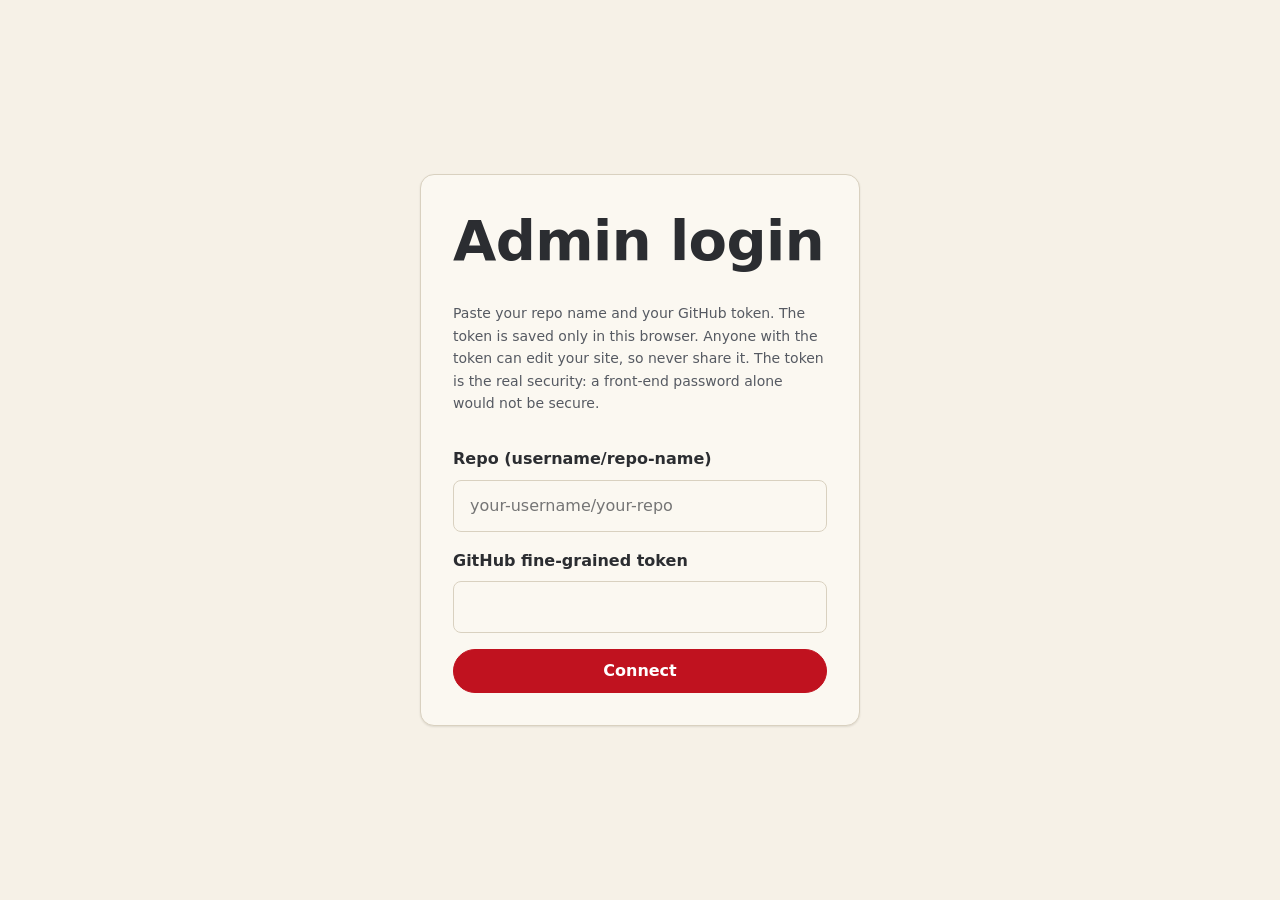
<file: admin/index.html>
<!DOCTYPE html>
<html lang="en" data-theme="dark">
<head>
  <meta charset="utf-8">
  <meta name="viewport" content="width=device-width, initial-scale=1">
  <title>Admin | King M2D</title>
  <meta name="robots" content="noindex">
  <meta name="theme-color" content="#0b0b0d">
  <link rel="icon" href="../assets/placeholders/sample.svg" type="image/svg+xml">
  <script src="../js/theme.js"></script>
  <link rel="stylesheet" href="../css/base.css">
  <link rel="stylesheet" href="../css/components.css">
  <link rel="stylesheet" href="../css/pages.css">
  <link rel="stylesheet" href="../css/admin.css">
</head>
<body data-root="../" data-page="admin">

  <!-- LOGIN -->
  <section id="login" class="login" hidden>
    <form id="login-form" class="card login-card" novalidate>
      <h1>Admin login</h1>
      <p class="muted small">Paste your repo name and your GitHub token. The token is saved only in this browser. Anyone with the token can edit your site, so never share it. The token is the real security: a front-end password alone would not be secure.</p>
      <div class="field">
        <label for="login-repo">Repo (username/repo-name)</label>
        <input id="login-repo" class="input" type="text" placeholder="your-username/your-repo" autocomplete="off">
      </div>
      <div class="field">
        <label for="login-token">GitHub fine-grained token</label>
        <input id="login-token" class="input" type="password" autocomplete="off">
      </div>
      <button id="login-btn" class="btn btn-primary" type="submit">Connect</button>
      <p id="login-error" class="status err" role="alert" hidden></p>
    </form>
  </section>

  <!-- EDITOR -->
  <div id="editor" hidden>
    <header class="admin-bar">
      <strong>King M2D admin</strong>
      <span id="repo-label" class="muted small"></span>
      <span class="spacer"></span>
      <button id="reload-btn" class="btn" type="button">Reload</button>
      <button id="logout-btn" class="btn" type="button">Log out / forget token</button>
      <button id="save-btn" class="btn btn-primary" type="button" disabled>Save changes</button>
    </header>
    <div id="errors" class="status err" role="alert" hidden></div>
    <div class="admin-layout">
      <nav id="admin-nav" class="admin-nav" aria-label="Sections"></nav>
      <main id="panel" class="admin-panel"></main>
      <aside id="preview" class="admin-preview" aria-label="Live preview"></aside>
    </div>
  </div>

  <input id="file-input" type="file" accept="image/png,image/jpeg,image/webp,image/gif" hidden>
  <div id="toast" class="toast" role="status" aria-live="polite" hidden></div>

  <script type="module" src="../js/admin/admin.js"></script>
</body>
</html>
</file>
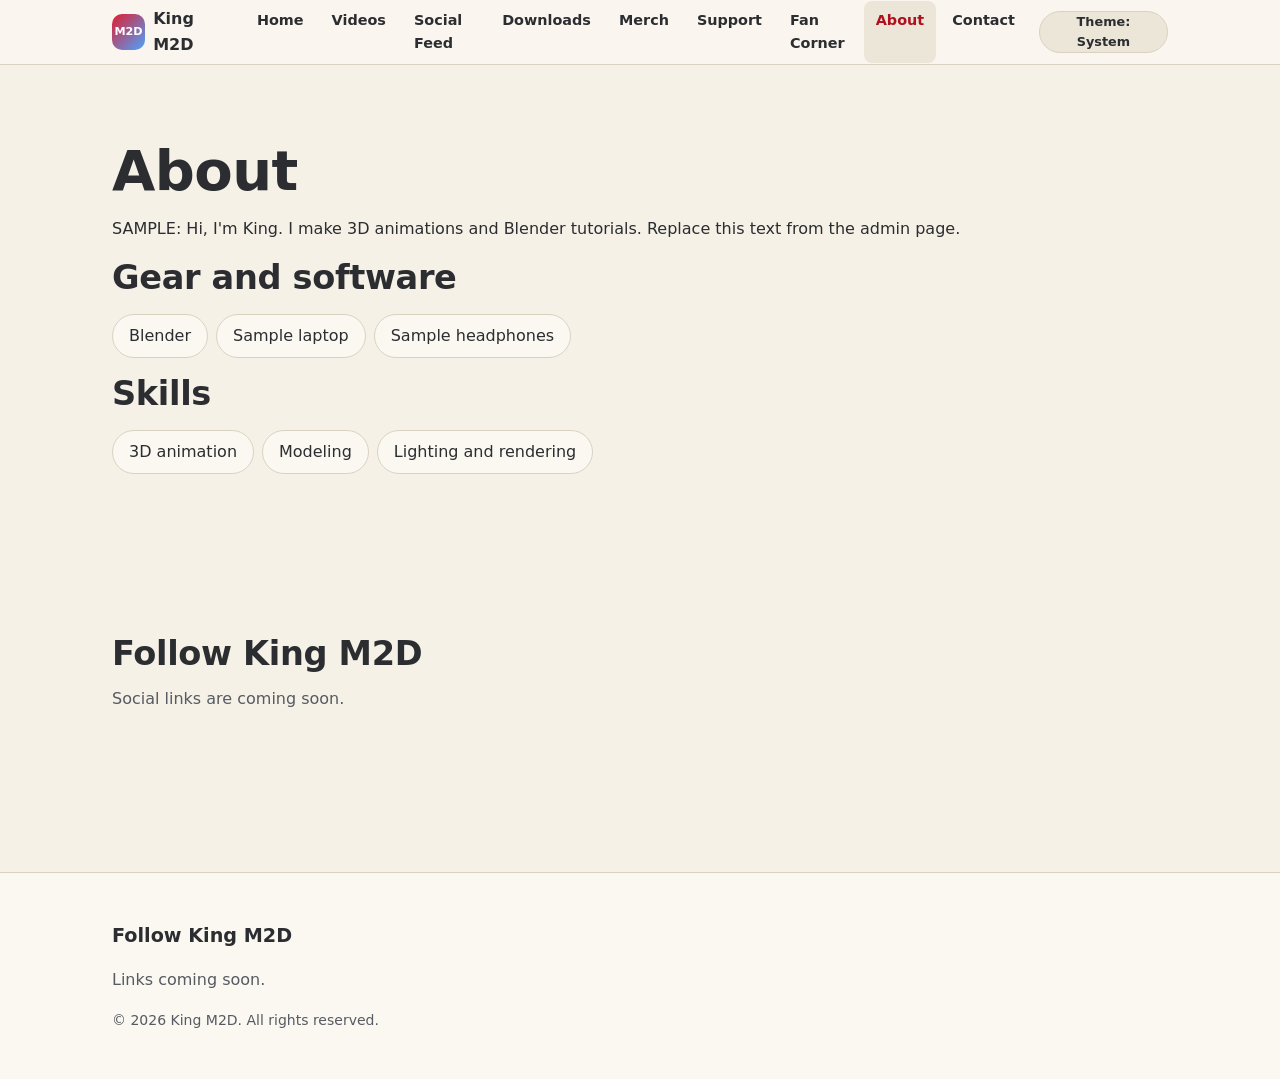
<file: about.html>
<!DOCTYPE html>
<html lang="en" data-theme="dark">
<head>
  <meta charset="utf-8">
  <meta name="viewport" content="width=device-width, initial-scale=1">
  <title>About | King M2D</title>
  <meta name="description" content="About King M2D: story, gear and skills.">
  <meta name="theme-color" content="#0b0b0d">
  <meta property="og:type" content="website">
  <meta property="og:title" content="About | King M2D">
  <meta property="og:description" content="Story, gear and skills of King M2D.">
  <meta property="og:image" content="assets/placeholders/sample.svg">
  <meta name="twitter:card" content="summary_large_image">
  <link rel="icon" href="assets/placeholders/sample.svg" type="image/svg+xml">
  <script src="js/theme.js"></script>
  <link rel="stylesheet" href="css/base.css">
  <link rel="stylesheet" href="css/components.css">
  <link rel="stylesheet" href="css/pages.css">
</head>
<body data-root="./" data-page="about">
  <a class="skip-link" href="#main">Skip to content</a>
  <div id="site-header"></div>
  <main id="main">
    <section class="section">
      <div class="container">
        <h1>About</h1>
        <div id="about-story"></div>
        <div id="gear-wrap"><h2>Gear and software</h2><ul id="about-gear" class="chips"></ul></div>
        <div id="skills-wrap"><h2>Skills</h2><ul id="about-skills" class="chips"></ul></div>
      </div>
    </section>
    <section id="follow-section" class="section" aria-label="Follow"></section>
  </main>
  <div id="site-footer"></div>
  <script type="module" src="js/main.js"></script>
</body>
</html>
</file>
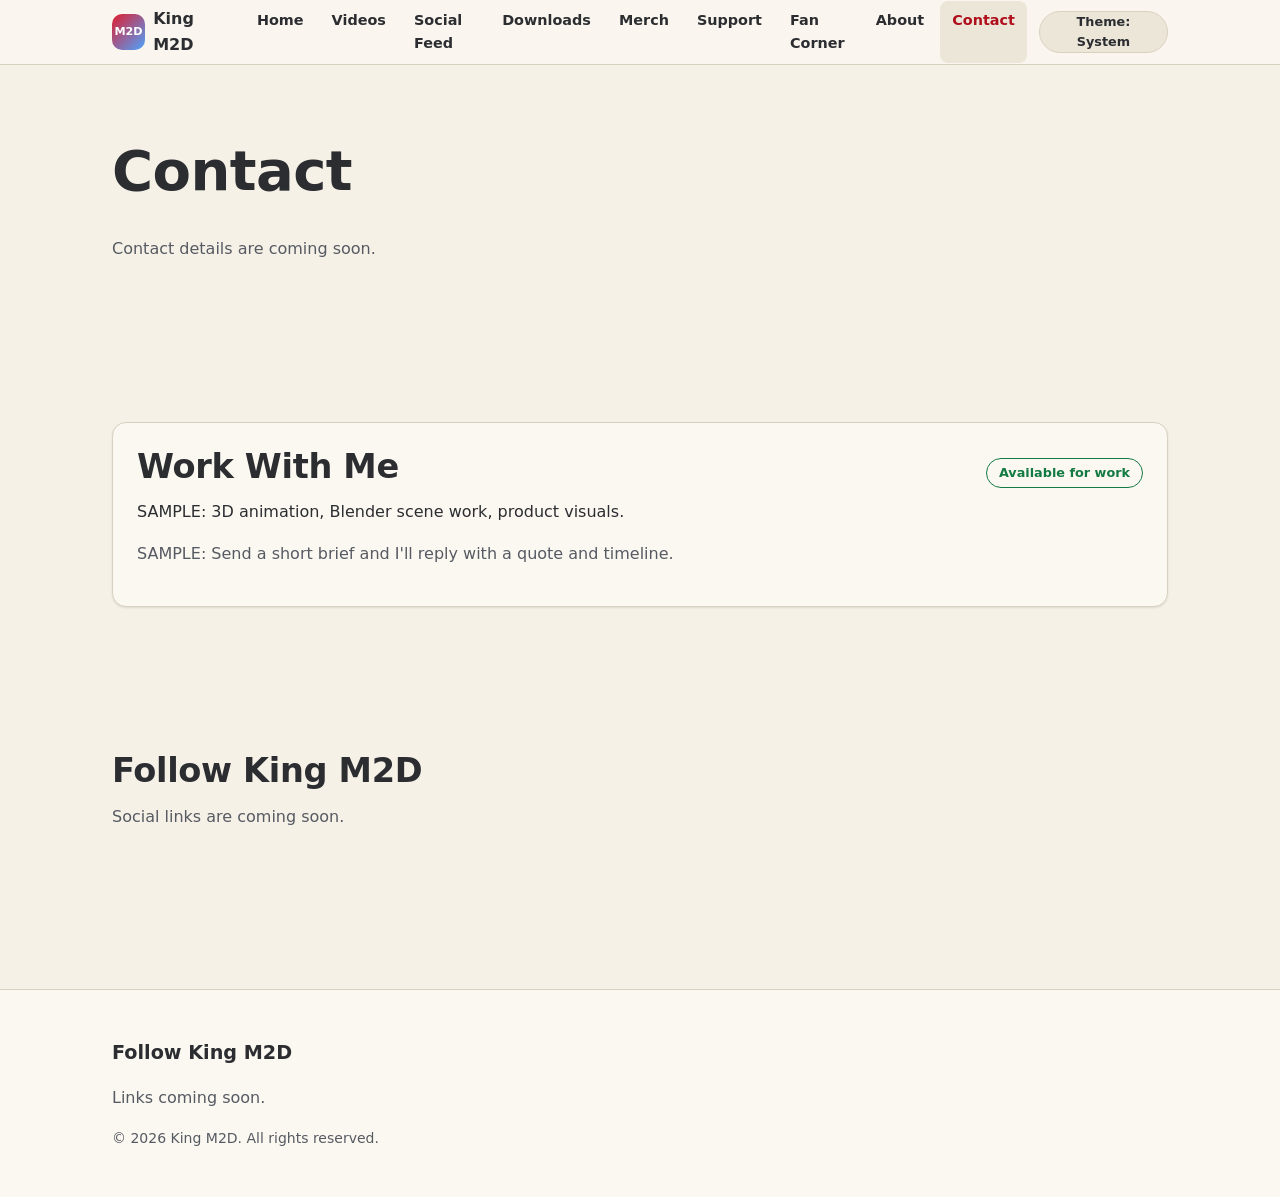
<file: contact.html>
<!DOCTYPE html>
<html lang="en" data-theme="dark">
<head>
  <meta charset="utf-8">
  <meta name="viewport" content="width=device-width, initial-scale=1">
  <title>Contact | King M2D</title>
  <meta name="description" content="Contact King M2D for business, collaborations and commissions.">
  <meta name="theme-color" content="#0b0b0d">
  <meta property="og:type" content="website">
  <meta property="og:title" content="Contact | King M2D">
  <meta property="og:description" content="Business email, Discord and work inquiries.">
  <meta property="og:image" content="assets/placeholders/sample.svg">
  <meta name="twitter:card" content="summary_large_image">
  <link rel="icon" href="assets/placeholders/sample.svg" type="image/svg+xml">
  <script src="js/theme.js"></script>
  <link rel="stylesheet" href="css/base.css">
  <link rel="stylesheet" href="css/components.css">
  <link rel="stylesheet" href="css/pages.css">
</head>
<body data-root="./" data-page="contact">
  <a class="skip-link" href="#main">Skip to content</a>
  <div id="site-header"></div>
  <main id="main">
    <section class="section">
      <div class="container">
        <h1>Contact</h1>
        <div id="contact-buttons" class="btn-row"></div>
        <p id="contact-empty" class="muted" hidden>Contact details are coming soon.</p>
      </div>
    </section>
    <section id="contact-wwm" class="section" aria-label="Work with me" hidden></section>
    <section id="follow-section" class="section" aria-label="Follow"></section>
  </main>
  <div id="site-footer"></div>
  <script type="module" src="js/main.js"></script>
</body>
</html>
</file>
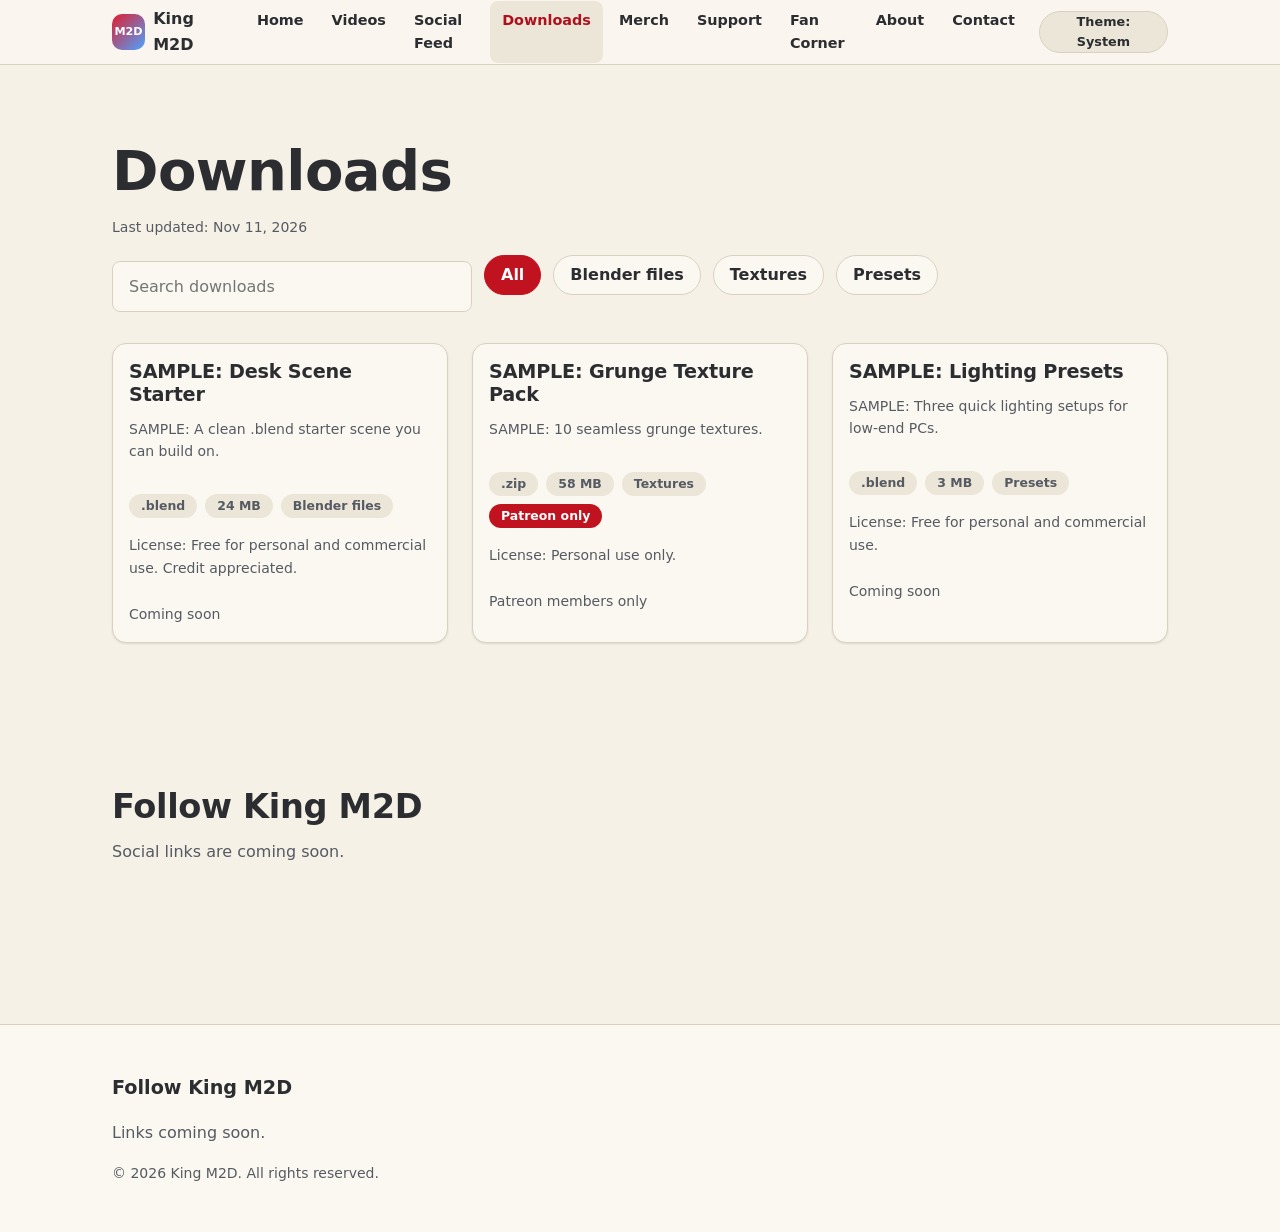
<file: downloads.html>
<!DOCTYPE html>
<html lang="en" data-theme="dark">
<head>
  <meta charset="utf-8">
  <meta name="viewport" content="width=device-width, initial-scale=1">
  <title>Downloads | King M2D</title>
  <meta name="description" content="Free Blender files, textures and presets from King M2D.">
  <meta name="theme-color" content="#0b0b0d">
  <meta property="og:type" content="website">
  <meta property="og:title" content="Downloads | King M2D">
  <meta property="og:description" content="Free Blender files, textures and presets.">
  <meta property="og:image" content="assets/placeholders/sample.svg">
  <meta name="twitter:card" content="summary_large_image">
  <link rel="icon" href="assets/placeholders/sample.svg" type="image/svg+xml">
  <script src="js/theme.js"></script>
  <link rel="stylesheet" href="css/base.css">
  <link rel="stylesheet" href="css/components.css">
  <link rel="stylesheet" href="css/pages.css">
</head>
<body data-root="./" data-page="downloads">
  <a class="skip-link" href="#main">Skip to content</a>
  <div id="site-header"></div>
  <main id="main">
    <section class="section">
      <div class="container">
        <h1>Downloads</h1>
        <p id="dl-updated" class="muted small"></p>
        <div class="filters">
          <label class="sr-only" for="dl-search">Search downloads</label>
          <input id="dl-search" class="input search" type="search" placeholder="Search downloads">
          <div id="dl-filters" class="filters" role="group" aria-label="Filter by category"></div>
        </div>
        <div id="dl-grid" class="grid"><div class="skeleton"></div><div class="skeleton"></div><div class="skeleton"></div></div>
      </div>
    </section>
    <section id="follow-section" class="section" aria-label="Follow"></section>
  </main>
  <div id="site-footer"></div>
  <script type="module" src="js/main.js"></script>
</body>
</html>
</file>
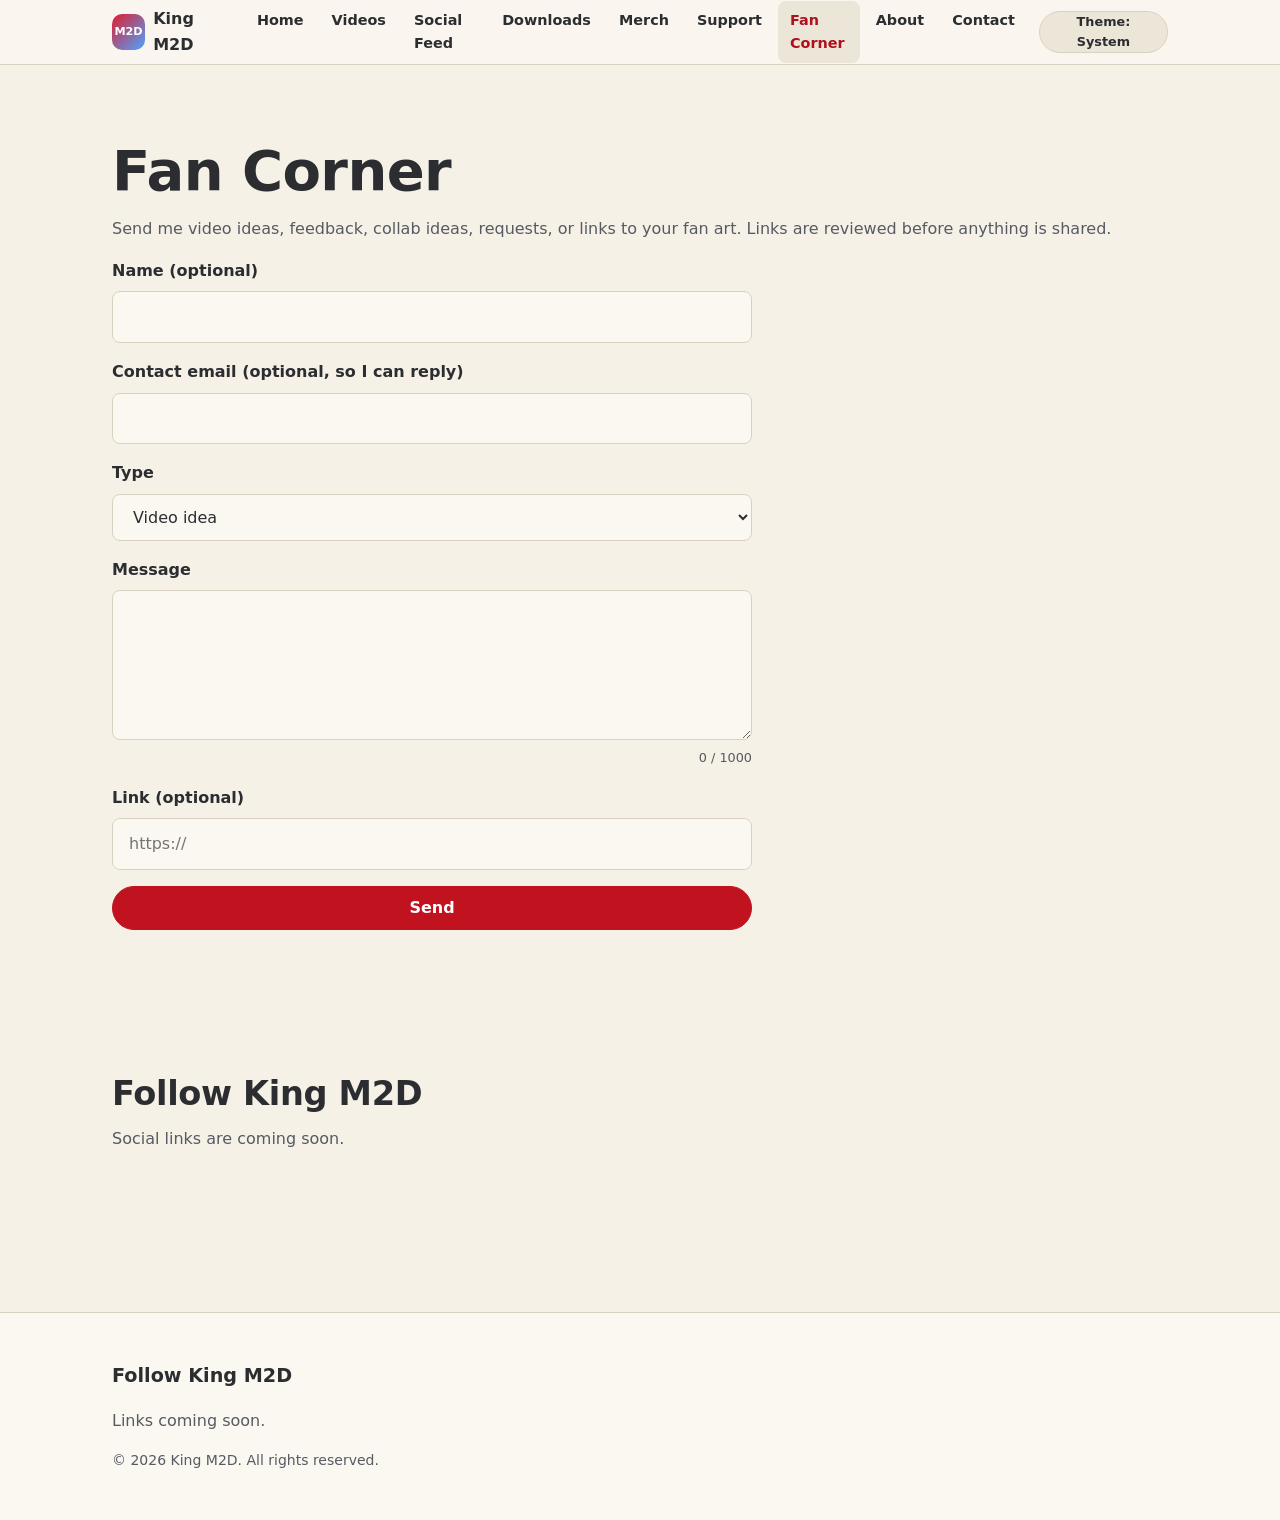
<file: fan-corner.html>
<!DOCTYPE html>
<html lang="en" data-theme="dark">
<head>
  <meta charset="utf-8">
  <meta name="viewport" content="width=device-width, initial-scale=1">
  <title>Fan Corner | King M2D</title>
  <meta name="description" content="Send King M2D your video ideas, feedback, collab ideas and fan art.">
  <meta name="theme-color" content="#0b0b0d">
  <meta property="og:type" content="website">
  <meta property="og:title" content="Fan Corner | King M2D">
  <meta property="og:description" content="Send video ideas, feedback and fan art.">
  <meta property="og:image" content="assets/placeholders/sample.svg">
  <meta name="twitter:card" content="summary_large_image">
  <link rel="icon" href="assets/placeholders/sample.svg" type="image/svg+xml">
  <script src="js/theme.js"></script>
  <link rel="stylesheet" href="css/base.css">
  <link rel="stylesheet" href="css/components.css">
  <link rel="stylesheet" href="css/pages.css">
</head>
<body data-root="./" data-page="fan-corner">
  <a class="skip-link" href="#main">Skip to content</a>
  <div id="site-header"></div>
  <main id="main">
    <section class="section">
      <div class="container">
        <h1>Fan Corner</h1>
        <p id="fan-closed" class="muted" hidden>The Fan Corner is closed right now. Check back soon!</p>
        <div id="fan-wrap">
          <p class="muted">Send me video ideas, feedback, collab ideas, requests, or links to your fan art. Links are reviewed before anything is shared.</p>
          <form id="fan-form" class="form" novalidate>
            <div class="field">
              <label for="f-name">Name (optional)</label>
              <input id="f-name" class="input" type="text" maxlength="80" autocomplete="name">
            </div>
            <div class="field">
              <label for="f-email">Contact email (optional, so I can reply)</label>
              <input id="f-email" class="input" type="email" maxlength="120" autocomplete="email">
            </div>
            <div class="field">
              <label for="f-type">Type</label>
              <select id="f-type" class="select">
                <option>Video idea</option>
                <option>Feedback</option>
                <option>Request</option>
                <option>Collab idea</option>
                <option>Fan art or work</option>
                <option>Other</option>
              </select>
            </div>
            <div class="field">
              <label for="f-message">Message</label>
              <textarea id="f-message" class="textarea" required></textarea>
              <div id="f-counter" class="counter">0 / 1000</div>
            </div>
            <div class="field">
              <label for="f-link">Link (optional)</label>
              <input id="f-link" class="input" type="url" maxlength="300" placeholder="https://">
            </div>
            <div class="hp" aria-hidden="true">
              <label for="f-website">Leave this empty</label>
              <input id="f-website" type="text" tabindex="-1" autocomplete="off">
            </div>
            <button id="f-submit" class="btn btn-primary" type="submit">Send</button>
            <div id="fan-status" class="status" role="status" aria-live="polite" hidden></div>
          </form>
        </div>
      </div>
    </section>
    <section id="follow-section" class="section" aria-label="Follow"></section>
  </main>
  <div id="site-footer"></div>
  <script type="module" src="js/main.js"></script>
</body>
</html>
</file>
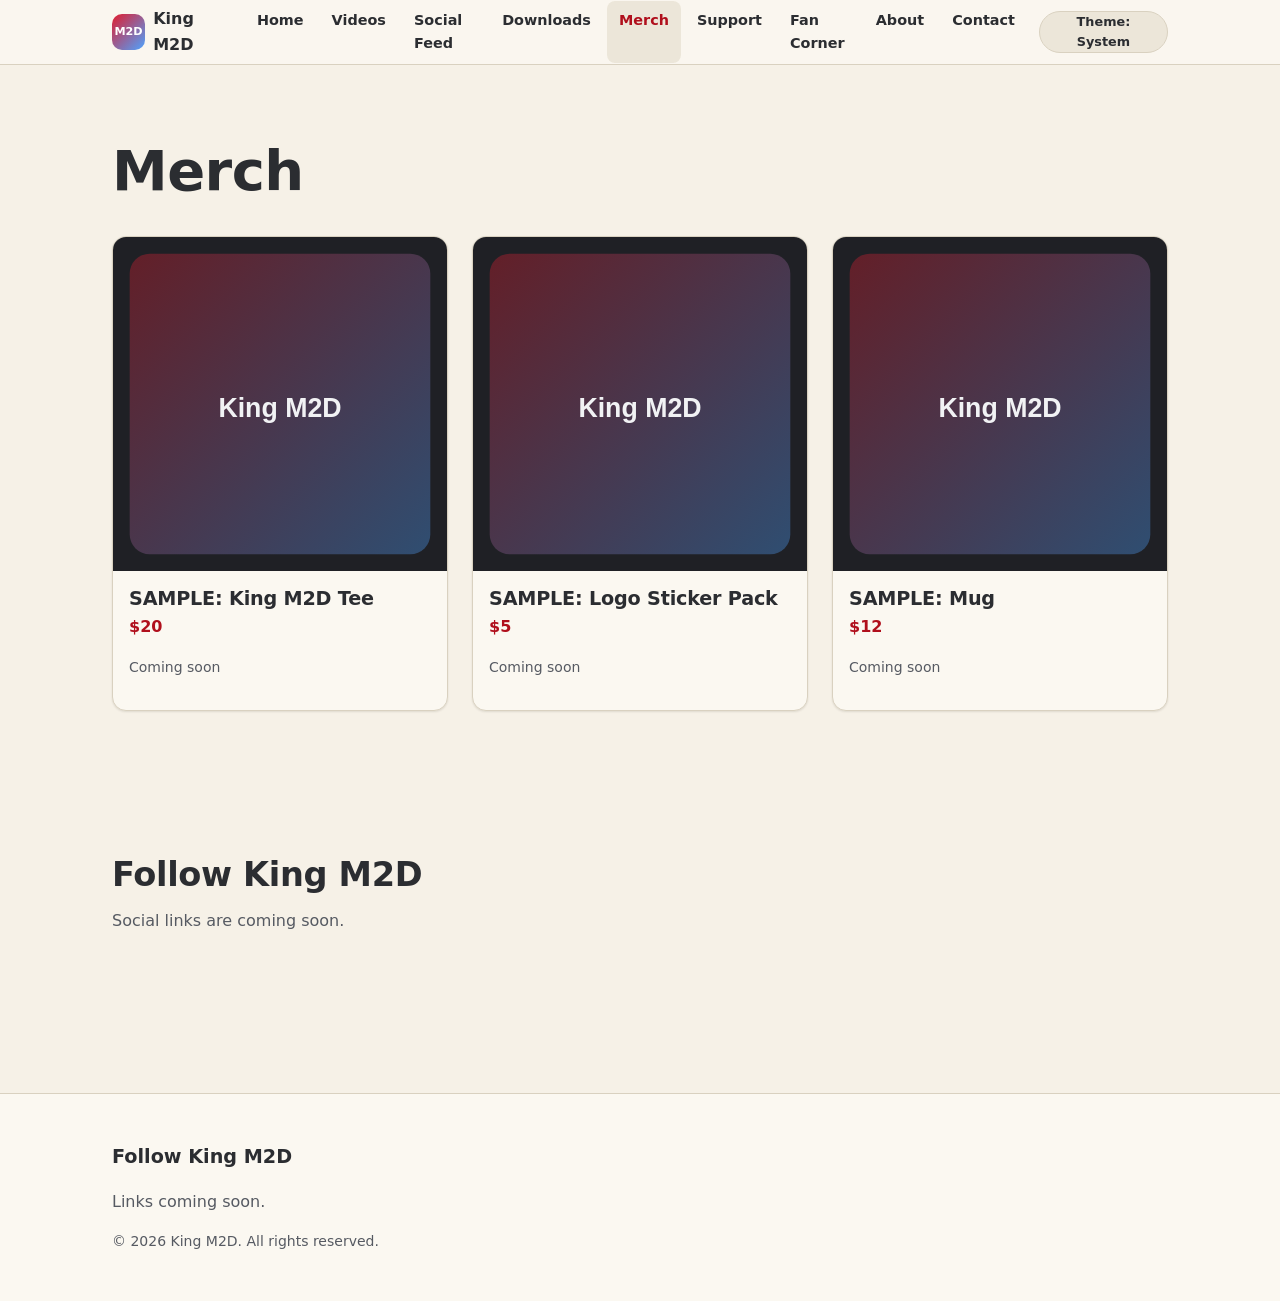
<file: merch.html>
<!DOCTYPE html>
<html lang="en" data-theme="dark">
<head>
  <meta charset="utf-8">
  <meta name="viewport" content="width=device-width, initial-scale=1">
  <title>Merch | King M2D</title>
  <meta name="description" content="Official King M2D merch.">
  <meta name="theme-color" content="#0b0b0d">
  <meta property="og:type" content="website">
  <meta property="og:title" content="Merch | King M2D">
  <meta property="og:description" content="Official King M2D merch.">
  <meta property="og:image" content="assets/placeholders/sample.svg">
  <meta name="twitter:card" content="summary_large_image">
  <link rel="icon" href="assets/placeholders/sample.svg" type="image/svg+xml">
  <script src="js/theme.js"></script>
  <link rel="stylesheet" href="css/base.css">
  <link rel="stylesheet" href="css/components.css">
  <link rel="stylesheet" href="css/pages.css">
</head>
<body data-root="./" data-page="merch">
  <a class="skip-link" href="#main">Skip to content</a>
  <div id="site-header"></div>
  <main id="main">
    <section class="section">
      <div class="container">
        <h1>Merch</h1>
        <div class="btn-row"><a id="shop-btn" class="btn btn-primary" href="#" target="_blank" rel="noopener noreferrer" hidden>Shop</a></div>
        <div id="merch-grid" class="grid"><div class="skeleton"></div><div class="skeleton"></div><div class="skeleton"></div></div>
      </div>
    </section>
    <section id="follow-section" class="section" aria-label="Follow"></section>
  </main>
  <div id="site-footer"></div>
  <script type="module" src="js/main.js"></script>
</body>
</html>
</file>
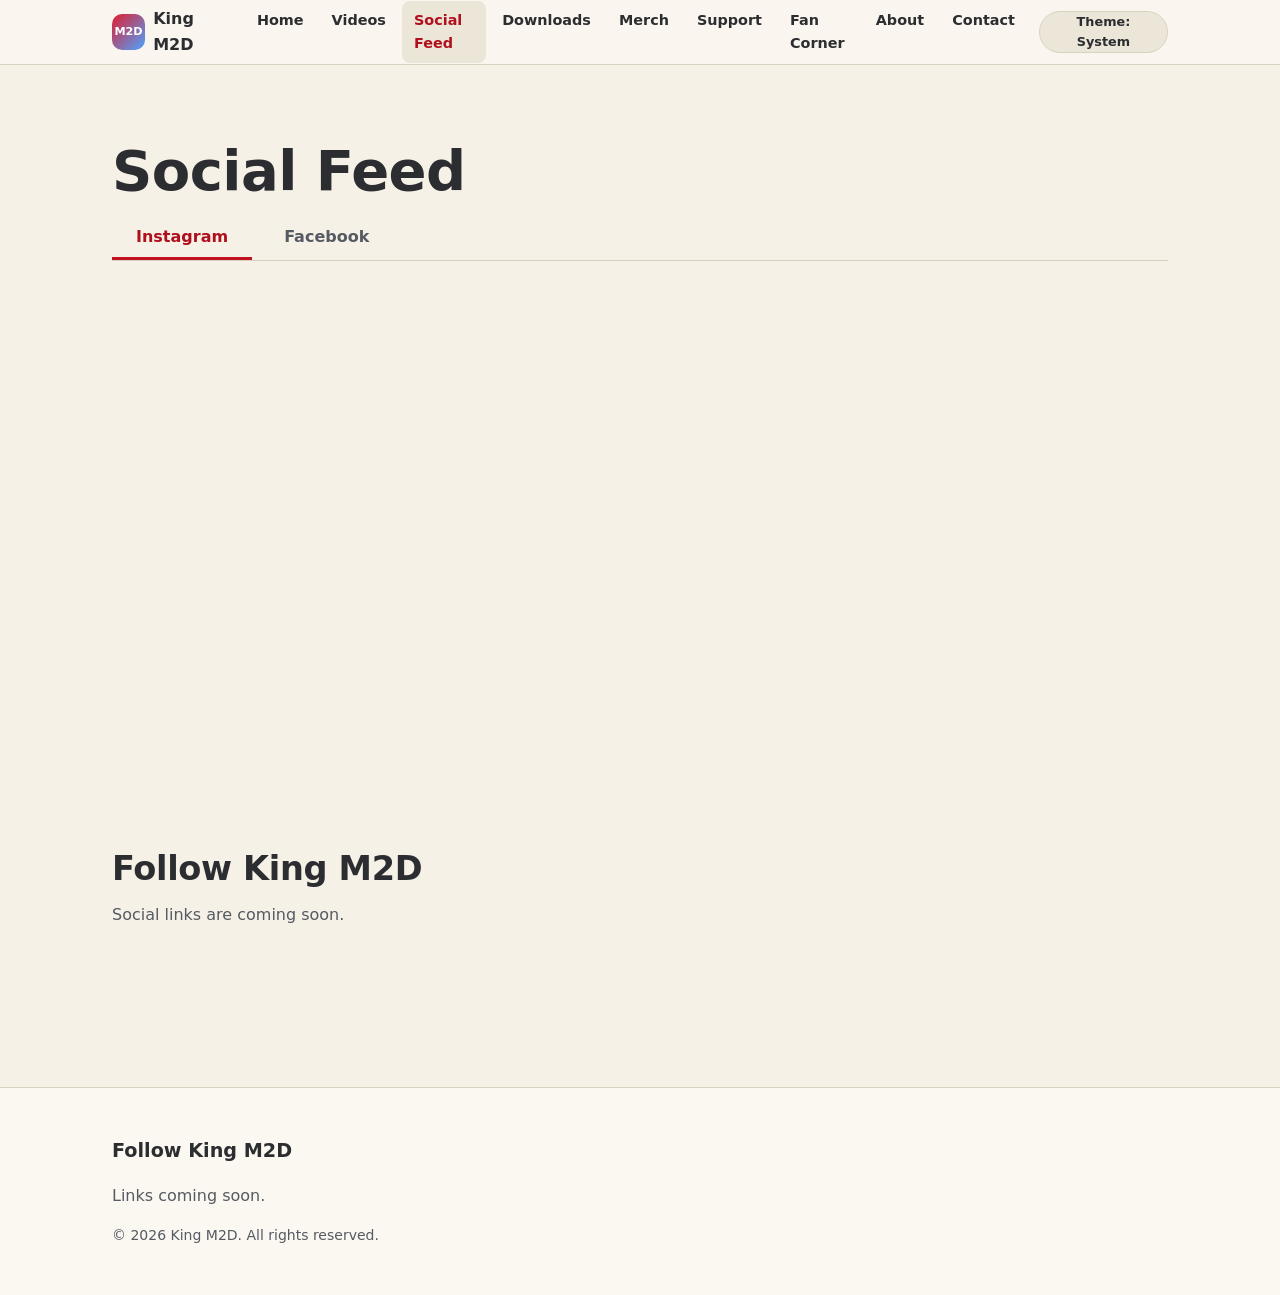
<file: social.html>
<!DOCTYPE html>
<html lang="en" data-theme="dark">
<head>
  <meta charset="utf-8">
  <meta name="viewport" content="width=device-width, initial-scale=1">
  <title>Social Feed | King M2D</title>
  <meta name="description" content="Latest posts from King M2D on Instagram and Facebook, plus all social links.">
  <meta name="theme-color" content="#0b0b0d">
  <meta property="og:type" content="website">
  <meta property="og:title" content="Social Feed | King M2D">
  <meta property="og:description" content="Instagram and Facebook feeds from King M2D.">
  <meta property="og:image" content="assets/placeholders/sample.svg">
  <meta name="twitter:card" content="summary_large_image">
  <link rel="icon" href="assets/placeholders/sample.svg" type="image/svg+xml">
  <script src="js/theme.js"></script>
  <link rel="stylesheet" href="css/base.css">
  <link rel="stylesheet" href="css/components.css">
</head>
<body data-root="./" data-page="social">
  <a class="skip-link" href="#main">Skip to content</a>
  <div id="site-header"></div>
  <main id="main">
    <section class="section">
      <div class="container">
        <h1>Social Feed</h1>
        <div class="tabs" role="tablist" aria-label="Social feeds">
          <button class="tab" role="tab" id="tab-instagram" data-tab="instagram" aria-selected="true" aria-controls="panel-instagram">Instagram</button>
          <button class="tab" role="tab" id="tab-facebook" data-tab="facebook" aria-selected="false" aria-controls="panel-facebook" tabindex="-1">Facebook</button>
        </div>
        <div id="panel-instagram" role="tabpanel" aria-labelledby="tab-instagram" class="widget-box"></div>
        <div id="panel-facebook" role="tabpanel" aria-labelledby="tab-facebook" class="widget-box" hidden></div>
      </div>
    </section>
    <section id="follow-section" class="section" aria-label="Follow"></section>
  </main>
  <div id="site-footer"></div>
  <script type="module" src="js/main.js"></script>
</body>
</html>
</file>
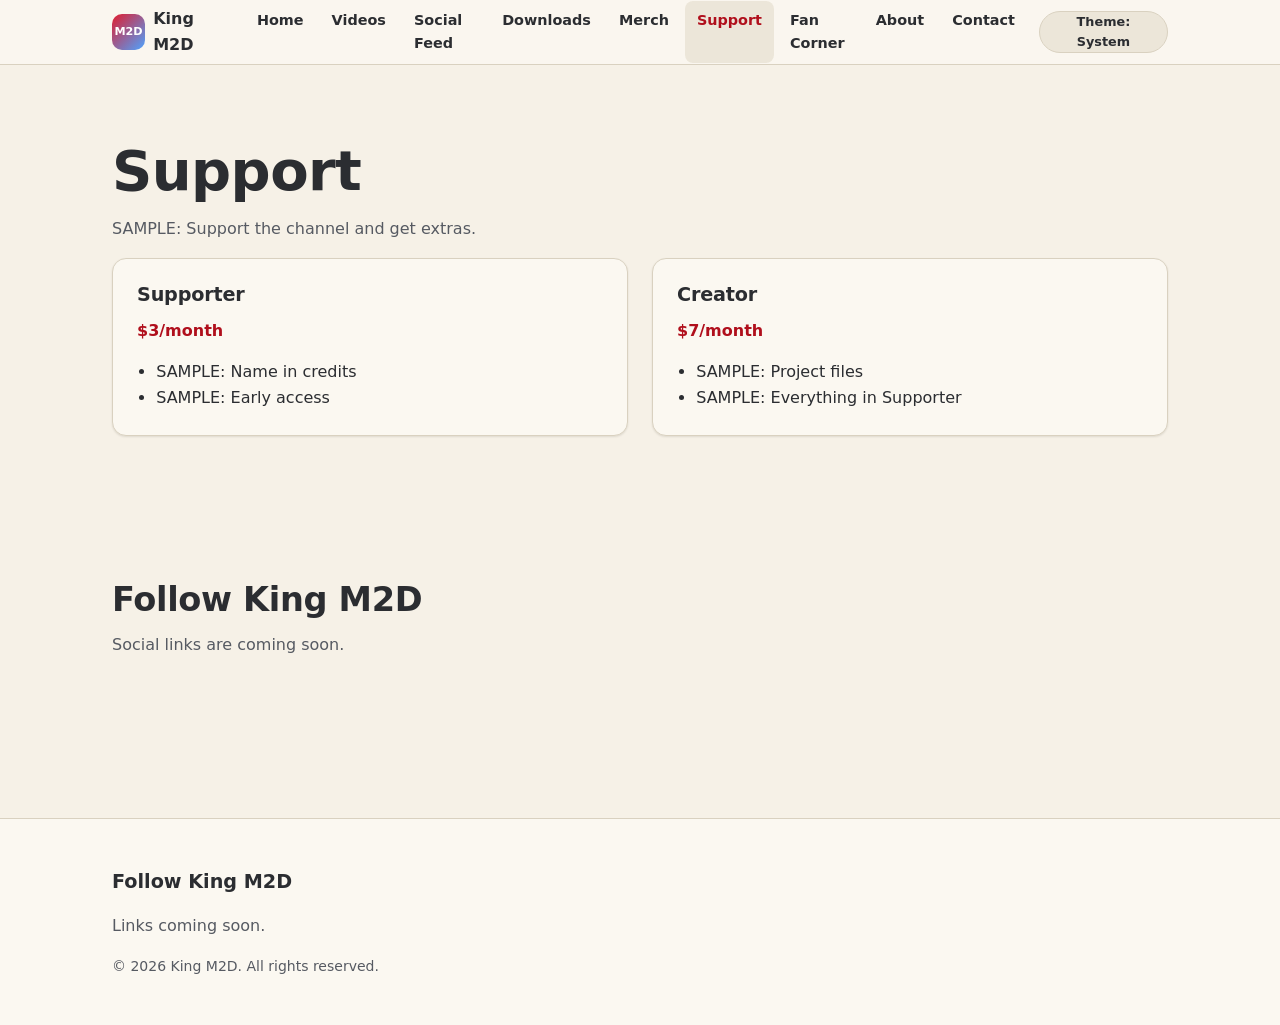
<file: support.html>
<!DOCTYPE html>
<html lang="en" data-theme="dark">
<head>
  <meta charset="utf-8">
  <meta name="viewport" content="width=device-width, initial-scale=1">
  <title>Support | King M2D</title>
  <meta name="description" content="Support King M2D on Patreon or Ko-fi and unlock extras.">
  <meta name="theme-color" content="#0b0b0d">
  <meta property="og:type" content="website">
  <meta property="og:title" content="Support | King M2D">
  <meta property="og:description" content="Support King M2D on Patreon or Ko-fi.">
  <meta property="og:image" content="assets/placeholders/sample.svg">
  <meta name="twitter:card" content="summary_large_image">
  <link rel="icon" href="assets/placeholders/sample.svg" type="image/svg+xml">
  <script src="js/theme.js"></script>
  <link rel="stylesheet" href="css/base.css">
  <link rel="stylesheet" href="css/components.css">
  <link rel="stylesheet" href="css/pages.css">
</head>
<body data-root="./" data-page="support">
  <a class="skip-link" href="#main">Skip to content</a>
  <div id="site-header"></div>
  <main id="main">
    <section class="section">
      <div class="container">
        <h1>Support</h1>
        <p id="support-intro" class="muted"></p>
        <div id="tiers" class="tiers"><div class="skeleton"></div><div class="skeleton"></div></div>
        <div id="support-buttons" class="btn-row" hidden></div>
      </div>
    </section>
    <section id="follow-section" class="section" aria-label="Follow"></section>
  </main>
  <div id="site-footer"></div>
  <script type="module" src="js/main.js"></script>
</body>
</html>
</file>
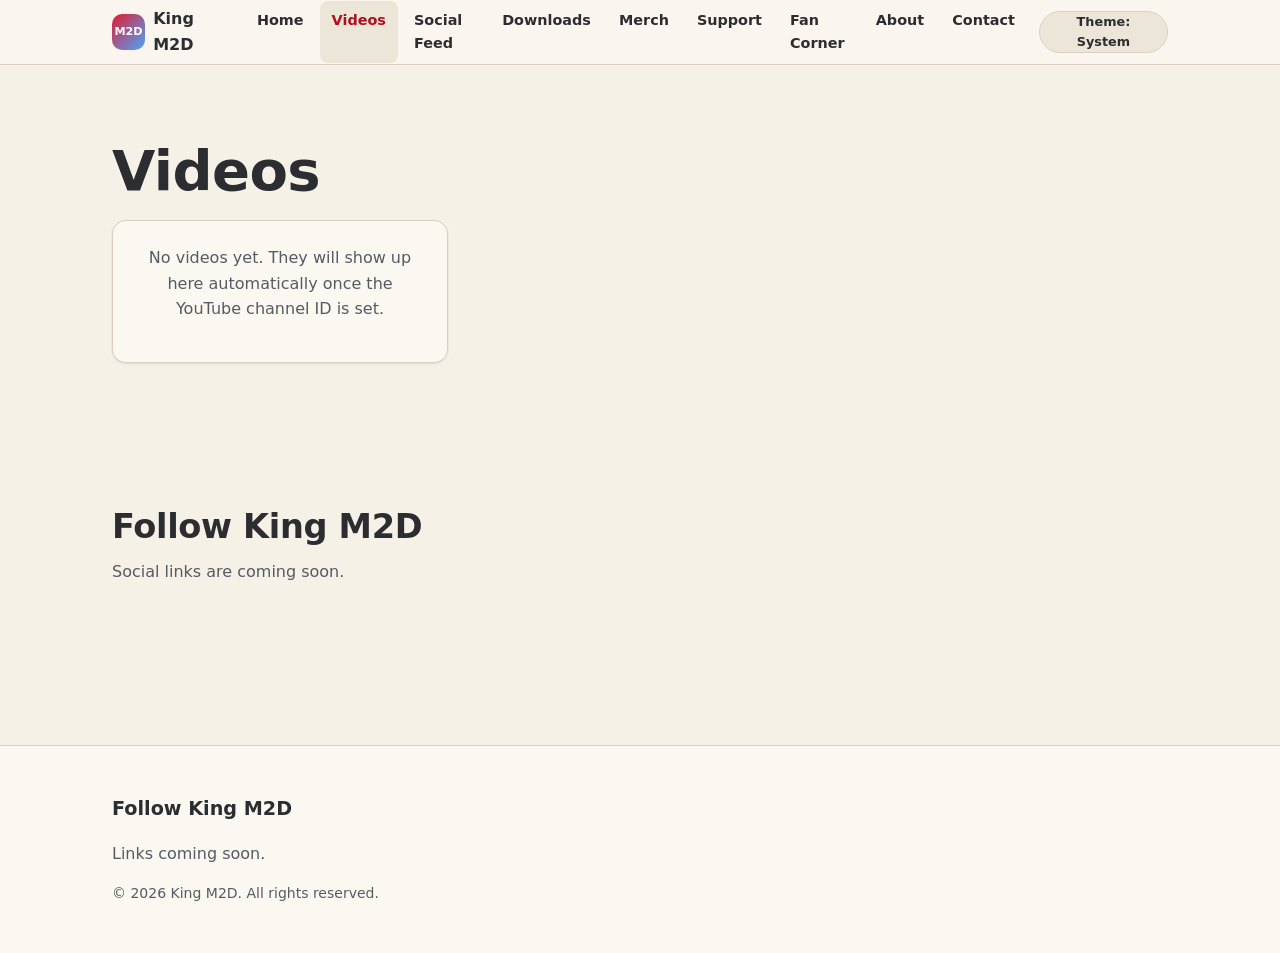
<file: videos.html>
<!DOCTYPE html>
<html lang="en" data-theme="dark">
<head>
  <meta charset="utf-8">
  <meta name="viewport" content="width=device-width, initial-scale=1">
  <title>Videos | King M2D</title>
  <meta name="description" content="Latest YouTube videos from King M2D, updated automatically.">
  <meta name="theme-color" content="#0b0b0d">
  <meta property="og:type" content="website">
  <meta property="og:title" content="Videos | King M2D">
  <meta property="og:description" content="Latest YouTube videos from King M2D.">
  <meta property="og:image" content="assets/placeholders/sample.svg">
  <meta name="twitter:card" content="summary_large_image">
  <link rel="icon" href="assets/placeholders/sample.svg" type="image/svg+xml">
  <script src="js/theme.js"></script>
  <link rel="stylesheet" href="css/base.css">
  <link rel="stylesheet" href="css/components.css">
</head>
<body data-root="./" data-page="videos">
  <a class="skip-link" href="#main">Skip to content</a>
  <div id="site-header"></div>
  <main id="main">
    <section class="section">
      <div class="container">
        <h1>Videos</h1>
        <p id="videos-updated" class="muted small"></p>
        <div id="video-grid" class="grid"><div class="skeleton"></div><div class="skeleton"></div><div class="skeleton"></div></div>
      </div>
    </section>
    <section id="follow-section" class="section" aria-label="Follow"></section>
  </main>
  <div id="site-footer"></div>
  <script type="module" src="js/main.js"></script>
</body>
</html>
</file>
<file: css/base.css>
@import url("tokens.css");

*, *::before, *::after { box-sizing: border-box; }
html { -webkit-text-size-adjust: 100%; scroll-behavior: smooth; scroll-padding-top: calc(var(--header-h) + 16px); }
body {
  margin: 0;
  font-family: var(--font);
  font-size: 1rem;
  line-height: 1.6;
  color: var(--text);
  background: var(--bg);
  overflow-x: hidden;
  animation: page-in 0.35s var(--ease) both;
}
img, svg, video, iframe { max-width: 100%; display: block; }
img { height: auto; }
h1, h2, h3, h4 { line-height: 1.2; margin: 0 0 var(--space-3); letter-spacing: -0.01em; }
h1 { font-size: clamp(2rem, 6vw, 3.5rem); }
h2 { font-size: clamp(1.5rem, 4vw, 2.1rem); }
h3 { font-size: 1.2rem; }
p { margin: 0 0 var(--space-4); }
a { color: var(--accent-2); text-underline-offset: 3px; }
a:hover { color: var(--accent-text); }

.container { width: 100%; max-width: var(--maxw); margin: 0 auto; padding: 0 var(--space-4); }
.section { padding: var(--space-7) 0; }
.muted { color: var(--text-muted); }
.sr-only {
  position: absolute; width: 1px; height: 1px; padding: 0; margin: -1px;
  overflow: hidden; clip: rect(0, 0, 0, 0); white-space: nowrap; border: 0;
}
.skip-link {
  position: absolute; left: var(--space-3); top: -60px; z-index: 200;
  background: var(--accent); color: var(--on-accent); padding: var(--space-2) var(--space-4);
  border-radius: var(--radius-sm); transition: top 0.2s var(--ease);
}
.skip-link:focus { top: var(--space-3); }

:focus-visible { outline: 3px solid var(--focus); outline-offset: 3px; border-radius: 4px; }

/* Buttons */
.btn {
  display: inline-flex; align-items: center; justify-content: center; gap: var(--space-2);
  min-height: 44px; padding: 0 var(--space-5);
  font: inherit; font-weight: 600; text-decoration: none; cursor: pointer;
  color: var(--text); background: var(--surface-2);
  border: 1px solid var(--border); border-radius: 999px;
  transition: transform 0.2s var(--ease), background 0.2s var(--ease), border-color 0.2s var(--ease);
}
.btn:hover { transform: translateY(-2px); border-color: var(--accent-2); color: var(--text); }
.btn-primary { background: var(--accent); border-color: var(--accent); color: var(--on-accent); }
.btn-primary:hover { background: var(--accent); filter: brightness(1.1); color: var(--on-accent); }
.btn[disabled] { opacity: 0.55; cursor: not-allowed; transform: none; }

/* Skeleton loader (reserve space so nothing jumps) */
.skeleton {
  position: relative; overflow: hidden; min-height: 120px;
  background: var(--surface-2); border-radius: var(--radius);
}
.skeleton::after {
  content: ""; position: absolute; inset: 0;
  background: linear-gradient(90deg, transparent, rgba(128, 128, 128, 0.18), transparent);
  transform: translateX(-100%); animation: shimmer 1.4s infinite;
}

/* Anything empty gets hidden */
[hidden] { display: none !important; }

@keyframes shimmer { to { transform: translateX(100%); } }
@keyframes page-in { from { opacity: 0; transform: translateY(6px); } to { opacity: 1; transform: none; } }

@media (min-width: 768px) {
  .container { padding: 0 var(--space-6); }
  .section { padding: var(--space-8) 0; }
}

@media (prefers-reduced-motion: reduce) {
  *, *::before, *::after { animation: none !important; transition: none !important; scroll-behavior: auto !important; }
}
</file>
<file: css/components.css>
/* Header */
.site-header { position: sticky; top: 0; z-index: 100; background: var(--glass); backdrop-filter: blur(12px); -webkit-backdrop-filter: blur(12px); border-bottom: 1px solid var(--border); }
.header-inner { display: flex; align-items: center; gap: var(--space-3); min-height: var(--header-h); }
.brand { display: flex; align-items: center; gap: var(--space-2); font-weight: 800; color: var(--text); text-decoration: none; margin-right: auto; }
.brand-img { border-radius: 50%; object-fit: cover; }
.brand-dot { display: grid; place-items: center; width: 36px; height: 36px; border-radius: 10px; background: var(--gradient); color: #fff; font-size: 0.7rem; }
.nav { display: none; position: absolute; top: var(--header-h); left: 0; right: 0; flex-direction: column; padding: var(--space-3) var(--space-4); background: var(--surface); border-bottom: 1px solid var(--border); }
.nav.open { display: flex; }
.nav a { padding: var(--space-3) var(--space-2); color: var(--text); text-decoration: none; font-weight: 600; border-radius: var(--radius-sm); }
.nav a:hover, .nav a[aria-current="page"] { color: var(--accent-text); background: var(--surface-2); }
.theme-btn { min-height: 36px; padding: 0 var(--space-3); font-size: 0.8rem; text-transform: capitalize; }
.menu-btn { display: grid; gap: 5px; width: 44px; height: 44px; padding: 12px 10px; background: none; border: 1px solid var(--border); border-radius: var(--radius-sm); cursor: pointer; }
.menu-btn span { display: block; height: 2px; background: var(--text); border-radius: 2px; }
@media (min-width: 1000px) {
  .menu-btn { display: none; }
  .nav { display: flex; position: static; flex-direction: row; padding: 0; background: none; border: 0; gap: var(--space-1); }
  .nav a { padding: var(--space-2) var(--space-3); font-size: 0.9rem; }
}

/* Follow buttons */
.follow-row, .btn-row { display: flex; flex-wrap: wrap; gap: var(--space-3); margin: var(--space-4) 0; }
.follow-btn { display: inline-flex; align-items: center; gap: var(--space-2); min-height: 44px; padding: 0 var(--space-4); color: var(--text); text-decoration: none; font-weight: 600; background: var(--surface); border: 1px solid var(--border); border-radius: 999px; transition: transform 0.2s var(--ease), border-color 0.2s var(--ease); }
.follow-btn:hover { transform: translateY(-2px); border-color: var(--accent); color: var(--text); }

/* Footer */
.site-footer { margin-top: var(--space-8); padding: var(--space-7) 0 var(--space-6); background: var(--surface); border-top: 1px solid var(--border); }
.footer-title { font-weight: 800; font-size: 1.2rem; margin: 0; }
.small { font-size: 0.875rem; }

/* Hero */
.hero { padding: var(--space-8) 0 var(--space-7); background: radial-gradient(ellipse at top, rgba(225, 29, 46, 0.18), transparent 60%); }
.hero-inner { display: grid; gap: var(--space-5); justify-items: start; }
.hero-avatar { width: 112px; height: 112px; border-radius: 50%; object-fit: cover; border: 3px solid var(--accent); }
.hero h1 { background: var(--gradient); -webkit-background-clip: text; background-clip: text; color: transparent; margin: 0; }
.hero-tagline { font-size: 1.15rem; color: var(--text-muted); max-width: 40ch; margin: 0; }
.hero-cta { display: flex; flex-wrap: wrap; gap: var(--space-3); }

/* Cards and grids */
.grid { display: grid; gap: var(--space-5); grid-template-columns: repeat(auto-fill, minmax(min(100%, 260px), 1fr)); }
.card { display: block; background: var(--surface); border: 1px solid var(--border); border-radius: var(--radius); box-shadow: var(--shadow-sm); overflow: hidden; color: var(--text); text-decoration: none; transition: transform 0.2s var(--ease), box-shadow 0.2s var(--ease); }
a.card:hover { transform: translateY(-3px); box-shadow: var(--shadow-md); color: var(--text); }
.card-body { padding: var(--space-4); }
.card-body h3 { margin-bottom: var(--space-1); }
.video-card img, .pinned img { width: 100%; aspect-ratio: 4 / 3; object-fit: cover; background: var(--surface-2); }
.pinned img { aspect-ratio: 1 / 1; }
.empty { padding: var(--space-5); text-align: center; color: var(--text-muted); }

/* Work With Me */
.wwm { padding: var(--space-5); }
.wwm-head { display: flex; flex-wrap: wrap; align-items: center; justify-content: space-between; gap: var(--space-3); }
.badge { display: inline-block; padding: var(--space-1) var(--space-3); font-size: 0.8rem; font-weight: 700; border-radius: 999px; border: 1px solid currentColor; }
.badge.ok { color: #2fbf71; }
.badge.warn { color: #e0a100; }
.badge.off { color: var(--text-muted); }
:root[data-theme="light"] .badge.ok { color: #137a43; }
:root[data-theme="light"] .badge.warn { color: #8a6200; }

/* Widgets */
.widget-box { min-height: 420px; }
.fb-frame { width: 100%; max-width: 500px; height: 500px; border: 0; border-radius: var(--radius); background: var(--surface-2); }

/* Tabs */
.tabs { display: flex; gap: var(--space-2); margin-bottom: var(--space-5); border-bottom: 1px solid var(--border); }
.tab { min-height: 44px; padding: 0 var(--space-5); font: inherit; font-weight: 700; color: var(--text-muted); background: none; border: 0; border-bottom: 3px solid transparent; cursor: pointer; }
.tab[aria-selected="true"] { color: var(--accent-text); border-bottom-color: var(--accent); }
</file>
<file: css/pages.css>
/* Page-specific styles */
.page-head { padding: var(--space-7) 0 var(--space-4); }
.filters { display: flex; flex-wrap: wrap; gap: var(--space-3); align-items: center; margin-bottom: var(--space-5); }
.chip { min-height: 40px; padding: 0 var(--space-4); font: inherit; font-weight: 600; color: var(--text); background: var(--surface); border: 1px solid var(--border); border-radius: 999px; cursor: pointer; }
.chip[aria-pressed="true"] { background: var(--accent); border-color: var(--accent); color: var(--on-accent); }
.input, .select, .textarea { width: 100%; min-height: 46px; padding: var(--space-3) var(--space-4); font: inherit; color: var(--text); background: var(--surface); border: 1px solid var(--border); border-radius: var(--radius-sm); }
.textarea { min-height: 150px; resize: vertical; }
.input:focus, .select:focus, .textarea:focus { border-color: var(--accent-2); }
.search { flex: 1 1 220px; max-width: 360px; }
.meta { display: flex; flex-wrap: wrap; gap: var(--space-2); margin: var(--space-2) 0; }
.tag { padding: 2px var(--space-3); font-size: 0.78rem; font-weight: 600; color: var(--text-muted); background: var(--surface-2); border-radius: 999px; }
.tag.patreon { color: var(--on-accent); background: var(--accent); }
.dl-card .card-body { display: grid; gap: var(--space-2); }
.price { font-weight: 800; color: var(--accent-text); }
.product img { width: 100%; aspect-ratio: 1 / 1; object-fit: cover; background: var(--surface-2); }
.tiers { display: grid; gap: var(--space-5); grid-template-columns: repeat(auto-fit, minmax(min(100%, 260px), 1fr)); }
.tier { padding: var(--space-5); }
.tier ul { padding-left: 1.2rem; margin: var(--space-3) 0 0; }

/* Forms */
.form { display: grid; gap: var(--space-4); max-width: 640px; }
.field { display: grid; gap: var(--space-2); }
.field label { font-weight: 600; }
.counter { text-align: right; font-size: 0.8rem; color: var(--text-muted); }
.hp { position: absolute; left: -9999px; width: 1px; height: 1px; overflow: hidden; }
.status { padding: var(--space-4); border-radius: var(--radius-sm); border: 1px solid var(--border); background: var(--surface); }
.status.ok { border-color: #2fbf71; }
.status.err { border-color: var(--accent); }
.status .btn { margin-top: var(--space-3); }
.chips { display: flex; flex-wrap: wrap; gap: var(--space-2); padding: 0; list-style: none; }
.chips li { padding: var(--space-2) var(--space-4); background: var(--surface); border: 1px solid var(--border); border-radius: 999px; }
</file>
<file: css/admin.css>
.login { min-height: 100vh; display: grid; place-items: center; padding: var(--space-4); }
.login-card { width: 100%; max-width: 440px; padding: var(--space-6); display: grid; gap: var(--space-4); }
.admin-bar { position: sticky; top: 0; z-index: 50; display: flex; flex-wrap: wrap; align-items: center; gap: var(--space-3); padding: var(--space-3) var(--space-4); background: var(--glass); backdrop-filter: blur(12px); -webkit-backdrop-filter: blur(12px); border-bottom: 1px solid var(--border); }
.admin-bar .btn { min-height: 38px; padding: 0 var(--space-4); font-size: 0.9rem; }
.spacer { flex: 1; }
.admin-layout { display: grid; gap: var(--space-5); padding: var(--space-4); max-width: 1400px; margin: 0 auto; }
.admin-nav { display: flex; gap: var(--space-2); overflow-x: auto; padding-bottom: var(--space-2); }
.nav-item { flex: 0 0 auto; min-height: 40px; padding: 0 var(--space-4); font: inherit; font-weight: 600; color: var(--text); background: var(--surface); border: 1px solid var(--border); border-radius: 999px; cursor: pointer; }
.nav-item[aria-current="page"] { background: var(--accent); border-color: var(--accent); color: var(--on-accent); }
.admin-panel { min-width: 0; }
.admin-panel h1 { font-size: 1.6rem; }
.block { display: grid; gap: var(--space-4); margin-bottom: var(--space-6); padding: var(--space-5); background: var(--surface); border: 1px solid var(--border); border-radius: var(--radius); }
.block h2 { font-size: 1.2rem; margin: 0; }
.field .help { font-size: 0.82rem; color: var(--text-muted); margin: 0; }
.field.check label { display: flex; align-items: center; gap: var(--space-2); font-weight: 600; }
.field.check input { width: 20px; height: 20px; }
.img-row { display: flex; gap: var(--space-2); }
.img-row .btn { min-height: 46px; }
.thumb { width: 96px; height: 96px; object-fit: cover; border-radius: var(--radius-sm); border: 1px solid var(--border); background: var(--surface-2); }
.item { border: 1px solid var(--border); border-radius: var(--radius-sm); padding: var(--space-3) var(--space-4); background: var(--surface-2); }
.item summary { cursor: pointer; font-weight: 700; }
.item[open] summary { margin-bottom: var(--space-4); }
.item .field { margin-bottom: var(--space-3); }
.admin-preview { padding: var(--space-4); background: var(--surface); border: 1px solid var(--border); border-radius: var(--radius); align-self: start; }
.admin-preview h2 { font-size: 1rem; color: var(--text-muted); }
.admin-preview .container { padding: 0; }
.admin-preview .wwm { margin-top: var(--space-4); }
#errors { margin: var(--space-3) var(--space-4); }
#errors ul { margin: var(--space-2) 0 0; padding-left: 1.2rem; }
.toast { position: fixed; left: 50%; bottom: var(--space-5); transform: translateX(-50%); z-index: 300; max-width: 92vw; padding: var(--space-3) var(--space-5); background: var(--surface); border: 1px solid var(--border); border-radius: 999px; box-shadow: var(--shadow-md); }
.toast.ok { border-color: #2fbf71; }
.toast.err { border-color: var(--accent); }
@media (min-width: 1000px) {
  .admin-layout { grid-template-columns: 200px minmax(0, 1fr) 340px; }
  .admin-nav { flex-direction: column; overflow: visible; position: sticky; top: 80px; align-self: start; }
  .nav-item { border-radius: var(--radius-sm); text-align: left; }
  .admin-preview { position: sticky; top: 80px; }
}
</file>
